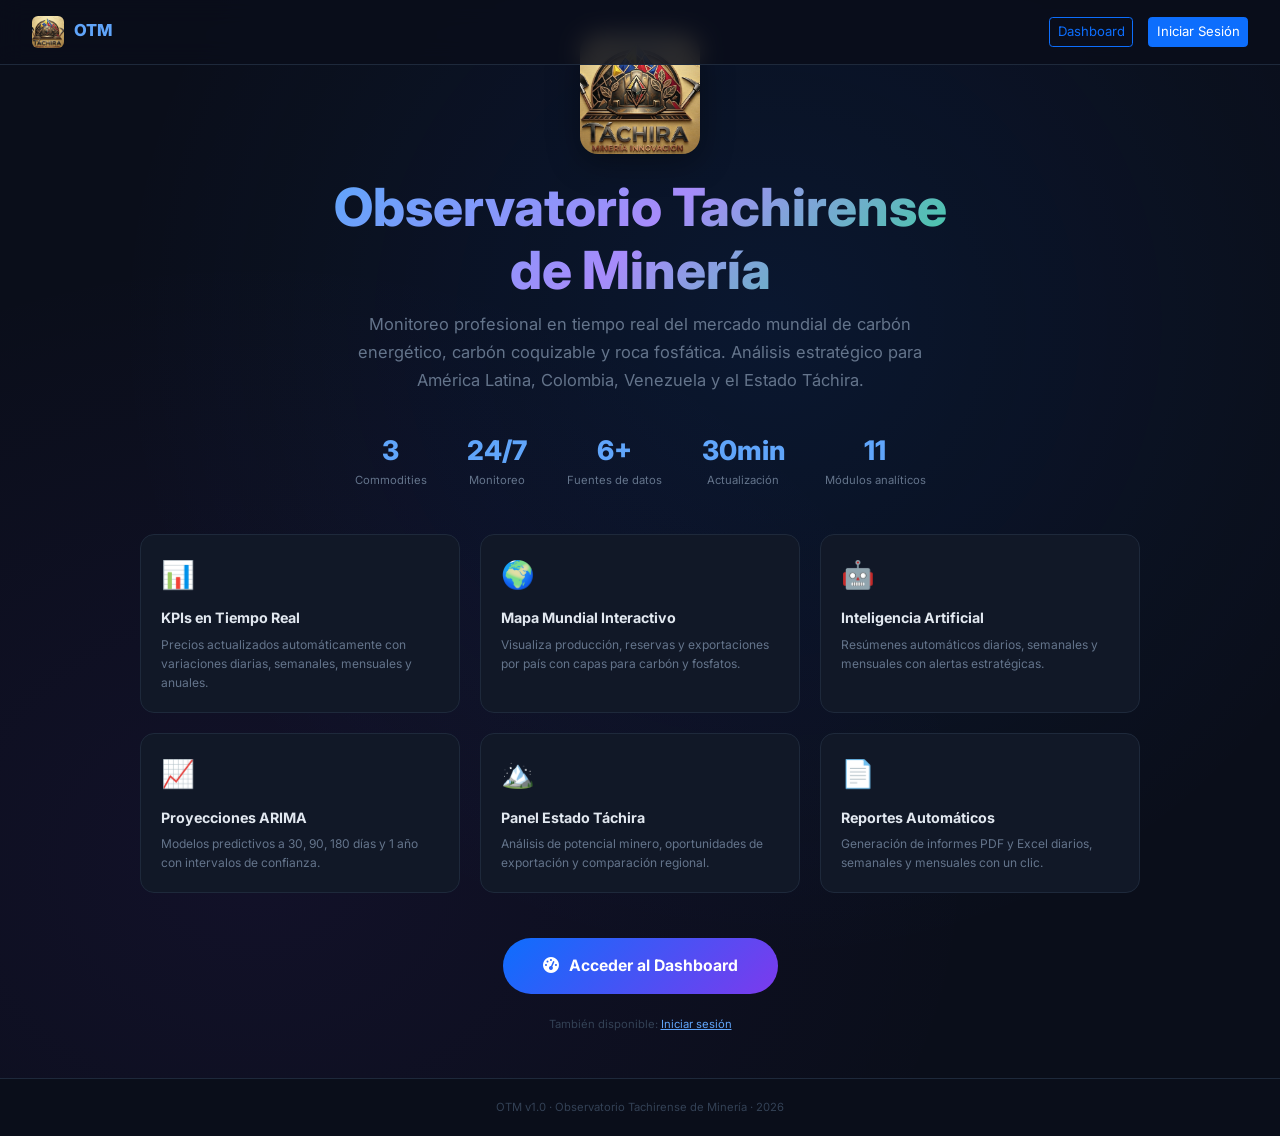
<file: index.html>
<!DOCTYPE html>
<html lang="es">
<head>
  <meta charset="UTF-8">
  <meta name="viewport" content="width=device-width, initial-scale=1.0">
  <title>OTM — Observatorio Tachirense de Minería</title>
  <link href="https://cdn.jsdelivr.net/npm/bootstrap@5.3.3/dist/css/bootstrap.min.css" rel="stylesheet">
  <link href="https://cdnjs.cloudflare.com/ajax/libs/font-awesome/6.5.0/css/all.min.css" rel="stylesheet">
  <link href="https://fonts.googleapis.com/css2?family=Inter:wght@300;400;600;700;800&display=swap" rel="stylesheet">
  <link href="css/style.css" rel="stylesheet">
  <style>
    body { background: #0a0e1a; color: #e2e8f0; font-family: 'Inter', sans-serif; }
    .hero { min-height: 100vh; display: flex; flex-direction: column; align-items: center; justify-content: center; text-align: center; padding: 2rem; background: radial-gradient(ellipse at 60% 30%, #0d6efd18 0%, transparent 60%), radial-gradient(ellipse at 20% 80%, #7c3aed12 0%, transparent 50%); }
    .hero-icon { font-size: 5rem; margin-bottom: 1.5rem; animation: float 3s ease-in-out infinite; }
    @keyframes float { 0%,100%{transform:translateY(0)} 50%{transform:translateY(-12px)} }
    .hero-title { font-size: clamp(2rem, 5vw, 3.5rem); font-weight: 800; background: linear-gradient(135deg, #60a5fa, #a78bfa, #34d399); -webkit-background-clip: text; -webkit-text-fill-color: transparent; background-clip: text; margin-bottom: .5rem; }
    .hero-sub { font-size: 1.1rem; color: #64748b; max-width: 600px; margin: 0 auto 2.5rem; line-height: 1.7; }
    .features-grid { display: grid; grid-template-columns: repeat(auto-fit, minmax(240px, 1fr)); gap: 20px; max-width: 1000px; margin: 0 auto 3rem; text-align: left; }
    .feature-card { background: #111827; border: 1px solid #1e293b; border-radius: 14px; padding: 20px; transition: transform .2s, border-color .2s; }
    .feature-card:hover { transform: translateY(-4px); border-color: #0d6efd; }
    .feature-icon { font-size: 1.8rem; margin-bottom: 12px; }
    .feature-title { font-size: .95rem; font-weight: 700; margin-bottom: 6px; }
    .feature-desc { font-size: .8rem; color: #64748b; line-height: 1.6; }
    .cta-btn { display: inline-flex; align-items: center; gap: 10px; padding: 16px 40px; border-radius: 50px; background: linear-gradient(135deg, #0d6efd, #7c3aed); color: #fff; font-weight: 700; font-size: 1.05rem; text-decoration: none; transition: opacity .2s, transform .2s; }
    .cta-btn:hover { opacity: .9; transform: scale(1.03); color: #fff; }
    .stats-bar { display: flex; gap: 40px; justify-content: center; flex-wrap: wrap; margin-bottom: 3rem; }
    .stat-item { text-align: center; }
    .stat-val { font-size: 1.8rem; font-weight: 800; color: #60a5fa; }
    .stat-lbl { font-size: .75rem; color: #64748b; }
  </style>
</head>
<body class="dark-mode">

<nav style="position:fixed;top:0;left:0;right:0;z-index:100;padding:16px 32px;display:flex;align-items:center;justify-content:space-between;background:rgba(10,14,26,.85);backdrop-filter:blur(12px);border-bottom:1px solid #1e293b">
  <div style="font-weight:800;font-size:1.1rem;color:#60a5fa"><img src="assets/logo.png" alt="OTM" style="width:32px;height:32px;border-radius:6px;object-fit:cover;vertical-align:middle;margin-right:6px"> OTM</div>
  <div class="d-flex gap-3">
    <a href="dashboard.html" class="btn btn-sm btn-outline-primary">Dashboard</a>
    <a href="login.html"     class="btn btn-sm btn-primary">Iniciar Sesión</a>
  </div>
</nav>

<section class="hero">
  <div class="hero-icon"><img src="assets/logo.png" alt="OTM" style="width:120px;height:120px;border-radius:18px;object-fit:cover;box-shadow:0 8px 32px rgba(0,0,0,.35)"></div>
  <h1 class="hero-title">Observatorio Tachirense<br>de Minería</h1>
  <p class="hero-sub">Monitoreo profesional en tiempo real del mercado mundial de carbón energético, carbón coquizable y roca fosfática. Análisis estratégico para América Latina, Colombia, Venezuela y el Estado Táchira.</p>

  <div class="stats-bar">
    <div class="stat-item"><div class="stat-val">3</div><div class="stat-lbl">Commodities</div></div>
    <div class="stat-item"><div class="stat-val">24/7</div><div class="stat-lbl">Monitoreo</div></div>
    <div class="stat-item"><div class="stat-val">6+</div><div class="stat-lbl">Fuentes de datos</div></div>
    <div class="stat-item"><div class="stat-val">30min</div><div class="stat-lbl">Actualización</div></div>
    <div class="stat-item"><div class="stat-val">11</div><div class="stat-lbl">Módulos analíticos</div></div>
  </div>

  <div class="features-grid">
    <div class="feature-card">
      <div class="feature-icon">📊</div>
      <div class="feature-title">KPIs en Tiempo Real</div>
      <div class="feature-desc">Precios actualizados automáticamente con variaciones diarias, semanales, mensuales y anuales.</div>
    </div>
    <div class="feature-card">
      <div class="feature-icon">🌍</div>
      <div class="feature-title">Mapa Mundial Interactivo</div>
      <div class="feature-desc">Visualiza producción, reservas y exportaciones por país con capas para carbón y fosfatos.</div>
    </div>
    <div class="feature-card">
      <div class="feature-icon">🤖</div>
      <div class="feature-title">Inteligencia Artificial</div>
      <div class="feature-desc">Resúmenes automáticos diarios, semanales y mensuales con alertas estratégicas.</div>
    </div>
    <div class="feature-card">
      <div class="feature-icon">📈</div>
      <div class="feature-title">Proyecciones ARIMA</div>
      <div class="feature-desc">Modelos predictivos a 30, 90, 180 días y 1 año con intervalos de confianza.</div>
    </div>
    <div class="feature-card">
      <div class="feature-icon">🏔️</div>
      <div class="feature-title">Panel Estado Táchira</div>
      <div class="feature-desc">Análisis de potencial minero, oportunidades de exportación y comparación regional.</div>
    </div>
    <div class="feature-card">
      <div class="feature-icon">📄</div>
      <div class="feature-title">Reportes Automáticos</div>
      <div class="feature-desc">Generación de informes PDF y Excel diarios, semanales y mensuales con un clic.</div>
    </div>
  </div>

  <a href="dashboard.html" class="cta-btn">
    <i class="fas fa-tachometer-alt"></i>
    Acceder al Dashboard
  </a>
  <p style="font-size:.75rem;color:#334155;margin-top:1.5rem">También disponible: <a href="login.html" style="color:#60a5fa">Iniciar sesión</a></p>
</section>

<footer style="text-align:center;padding:20px;font-size:.75rem;color:#334155;border-top:1px solid #1e293b">
  OTM v1.0 · Observatorio Tachirense de Minería · <span id="year"></span>
</footer>
<script>document.getElementById('year').textContent = new Date().getFullYear();</script>
</body>
</html>
</file>
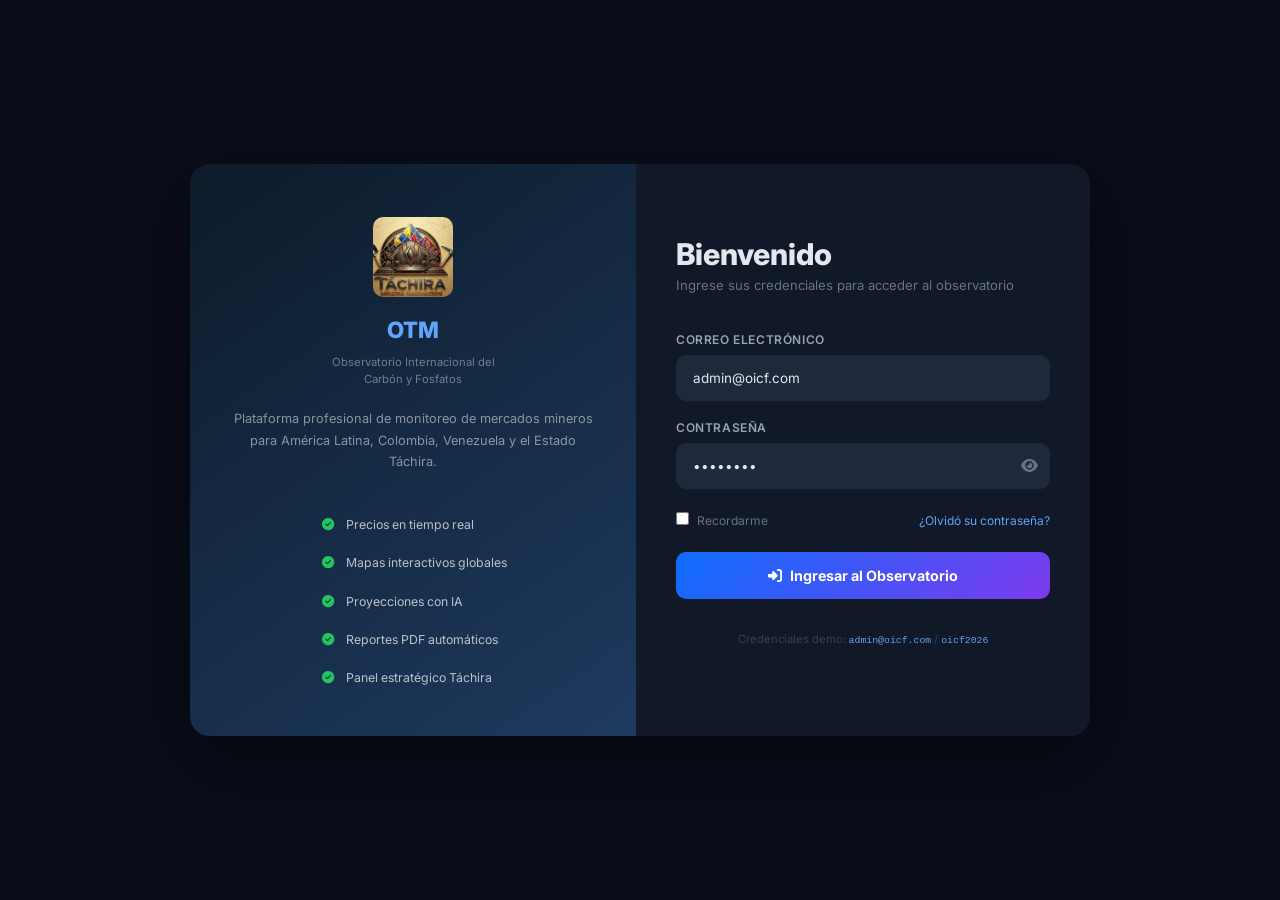
<file: login.html>
<!DOCTYPE html>
<html lang="es">
<head>
  <meta charset="UTF-8">
  <meta name="viewport" content="width=device-width, initial-scale=1.0">
  <title>OTM — Iniciar Sesión</title>
  <link href="https://cdn.jsdelivr.net/npm/bootstrap@5.3.3/dist/css/bootstrap.min.css" rel="stylesheet">
  <link href="https://cdnjs.cloudflare.com/ajax/libs/font-awesome/6.5.0/css/all.min.css" rel="stylesheet">
  <link href="https://fonts.googleapis.com/css2?family=Inter:wght@400;600;700;800&display=swap" rel="stylesheet">
  <link href="css/style.css" rel="stylesheet">
  <style>
    body { background: #0a0e1a; color: #e2e8f0; font-family: 'Inter', sans-serif; min-height: 100vh; display: flex; align-items: center; justify-content: center; }
    .login-wrap { display: flex; width: 100%; max-width: 900px; min-height: 560px; border-radius: 20px; overflow: hidden; box-shadow: 0 24px 80px rgba(0,0,0,.5); }
    .login-left { flex: 1; background: linear-gradient(145deg, #0d1b2a, #1e3a5f); display: flex; flex-direction: column; align-items: center; justify-content: center; padding: 48px 36px; text-align: center; }
    .login-right { flex: 1; background: #111827; padding: 48px 40px; display: flex; flex-direction: column; justify-content: center; }
    .login-logo { font-size: 3.5rem; margin-bottom: 16px; }
    .login-brand { font-size: 1.5rem; font-weight: 800; color: #60a5fa; margin-bottom: 8px; }
    .login-desc  { font-size: .85rem; color: rgba(255,255,255,.5); line-height: 1.7; }
    .login-feat  { display: flex; align-items: center; gap: 10px; margin-top: 20px; font-size: .82rem; color: rgba(255,255,255,.7); }
    .login-feat i { color: #22c55e; width: 16px; }
    .form-label-oicf { font-size: .8rem; font-weight: 600; color: #94a3b8; margin-bottom: 6px; text-transform: uppercase; letter-spacing: .05em; }
    .form-control-oicf { background: #1e293b; border: 1px solid #1e293b; color: #e2e8f0; border-radius: 10px; padding: 12px 16px; font-size: .9rem; transition: border-color .2s; }
    .form-control-oicf:focus { background: #1e293b; color: #e2e8f0; border-color: #0d6efd; box-shadow: 0 0 0 3px rgba(13,110,253,.15); outline: none; }
    .btn-login { background: linear-gradient(135deg, #0d6efd, #7c3aed); color: #fff; border: none; border-radius: 10px; padding: 13px; font-weight: 700; font-size: .95rem; width: 100%; cursor: pointer; transition: opacity .2s; }
    .btn-login:hover { opacity: .9; }
    @media(max-width:640px) { .login-left { display: none; } .login-right { border-radius: 20px; } }
  </style>
</head>
<body class="dark-mode">
<div class="login-wrap">
  <!-- Left panel -->
  <div class="login-left">
    <div class="login-logo"><img src="assets/logo.png" alt="OTM" style="width:80px;height:80px;border-radius:10px;object-fit:cover"></div>
    <div class="login-brand">OTM</div>
    <div style="font-size:.75rem;color:rgba(255,255,255,.4);margin-bottom:20px">Observatorio Internacional del<br>Carbón y Fosfatos</div>
    <div class="login-desc">Plataforma profesional de monitoreo de mercados mineros para América Latina, Colombia, Venezuela y el Estado Táchira.</div>
    <div class="mt-4">
      <div class="login-feat"><i class="fas fa-check-circle"></i>Precios en tiempo real</div>
      <div class="login-feat"><i class="fas fa-check-circle"></i>Mapas interactivos globales</div>
      <div class="login-feat"><i class="fas fa-check-circle"></i>Proyecciones con IA</div>
      <div class="login-feat"><i class="fas fa-check-circle"></i>Reportes PDF automáticos</div>
      <div class="login-feat"><i class="fas fa-check-circle"></i>Panel estratégico Táchira</div>
    </div>
  </div>
  <!-- Right panel -->
  <div class="login-right">
    <h2 style="font-weight:800;margin-bottom:4px">Bienvenido</h2>
    <p style="color:#64748b;font-size:.875rem;margin-bottom:32px">Ingrese sus credenciales para acceder al observatorio</p>

    <form id="login-form" onsubmit="doLogin(event)">
      <div class="mb-3">
        <label class="form-label-oicf">Correo Electrónico</label>
        <input type="email" id="email" class="form-control-oicf w-100" placeholder="usuario@oicf.com" required value="admin@oicf.com">
      </div>
      <div class="mb-4">
        <label class="form-label-oicf">Contraseña</label>
        <div style="position:relative">
          <input type="password" id="password" class="form-control-oicf w-100" placeholder="••••••••" required value="oicf2026">
          <button type="button" onclick="togglePass()" style="position:absolute;right:12px;top:50%;transform:translateY(-50%);background:none;border:none;color:#64748b;cursor:pointer">
            <i class="fas fa-eye" id="pass-icon"></i>
          </button>
        </div>
      </div>
      <div class="d-flex justify-content-between align-items-center mb-4">
        <label style="font-size:.8rem;color:#64748b;cursor:pointer">
          <input type="checkbox" class="me-2">Recordarme
        </label>
        <a href="#" style="font-size:.8rem;color:#60a5fa;text-decoration:none">¿Olvidó su contraseña?</a>
      </div>
      <button type="submit" class="btn-login" id="login-btn">
        <i class="fas fa-sign-in-alt me-2"></i>Ingresar al Observatorio
      </button>
      <div id="login-error" class="mt-3 text-danger fs-xs" style="display:none">
        <i class="fas fa-exclamation-circle me-1"></i>Credenciales incorrectas. Intente de nuevo.
      </div>
    </form>

    <p style="font-size:.75rem;color:#334155;text-align:center;margin-top:32px">
      Credenciales demo: <code style="color:#60a5fa">admin@oicf.com</code> / <code style="color:#60a5fa">oicf2026</code>
    </p>
  </div>
</div>

<script>
  function doLogin(e) {
    e.preventDefault();
    const btn = document.getElementById('login-btn');
    btn.innerHTML = '<i class="fas fa-spinner fa-spin me-2"></i>Verificando...';
    btn.disabled = true;

    setTimeout(() => {
      const email = document.getElementById('email').value;
      const pass  = document.getElementById('password').value;
      if ((email === 'admin@oicf.com' && pass === 'oicf2026') || (email && pass.length >= 4)) {
        sessionStorage.setItem('oicf-user', email);
        window.location.href = 'dashboard.html';
      } else {
        document.getElementById('login-error').style.display = 'block';
        btn.innerHTML = '<i class="fas fa-sign-in-alt me-2"></i>Ingresar al Observatorio';
        btn.disabled = false;
      }
    }, 900);
  }

  function togglePass() {
    const inp  = document.getElementById('password');
    const icon = document.getElementById('pass-icon');
    if (inp.type === 'password') { inp.type = 'text';     icon.className = 'fas fa-eye-slash'; }
    else                         { inp.type = 'password'; icon.className = 'fas fa-eye'; }
  }
</script>
</body>
</html>
</file>
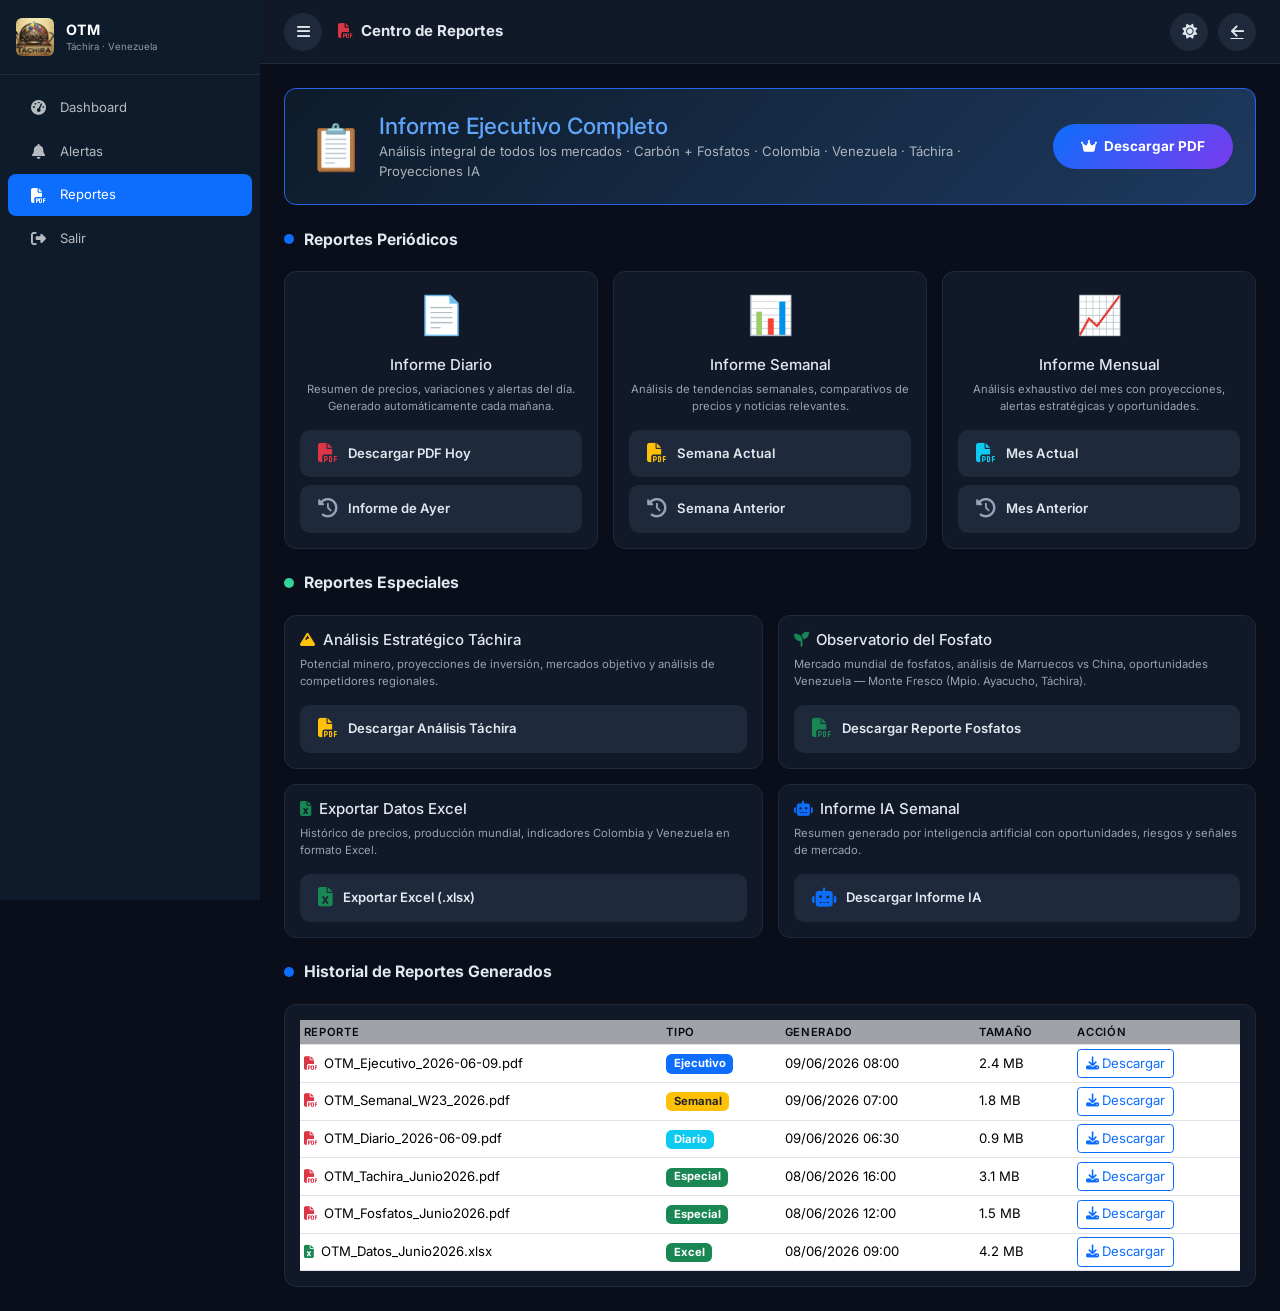
<file: reportes.html>
<!DOCTYPE html>
<html lang="es">
<head>
  <meta charset="UTF-8">
  <meta name="viewport" content="width=device-width, initial-scale=1.0">
  <title>OTM — Reportes</title>
  <link href="https://cdn.jsdelivr.net/npm/bootstrap@5.3.3/dist/css/bootstrap.min.css" rel="stylesheet">
  <link href="https://cdnjs.cloudflare.com/ajax/libs/font-awesome/6.5.0/css/all.min.css" rel="stylesheet">
  <link href="https://fonts.googleapis.com/css2?family=Inter:wght@400;600;700;800&display=swap" rel="stylesheet">
  <link href="css/style.css" rel="stylesheet">
  <link href="css/dashboard.css" rel="stylesheet">
</head>
<body class="dark-mode">

<aside id="sidebar" class="sidebar">
  <a class="sidebar-logo" href="dashboard.html">
    <img src="assets/logo.png" alt="OTM" style="width:38px;height:38px;flex-shrink:0;border-radius:6px;object-fit:cover">
    <div class="sidebar-logo-text">
      <span class="brand-name">OTM</span>
      <span class="brand-sub">Táchira · Venezuela</span>
    </div>
  </a>
  <nav class="sidebar-nav">
    <div class="nav-item-oicf"><a href="dashboard.html" class="nav-link-oicf"><i class="fas fa-tachometer-alt"></i><span class="nav-text">Dashboard</span></a></div>
    <div class="nav-item-oicf"><a href="alertas.html"   class="nav-link-oicf"><i class="fas fa-bell"></i><span class="nav-text">Alertas</span></a></div>
    <div class="nav-item-oicf"><a href="reportes.html"  class="nav-link-oicf active"><i class="fas fa-file-pdf"></i><span class="nav-text">Reportes</span></a></div>
    <div class="nav-item-oicf"><a href="login.html"     class="nav-link-oicf"><i class="fas fa-sign-out-alt"></i><span class="nav-text">Salir</span></a></div>
  </nav>
</aside>

<header id="topbar" class="topbar">
  <button class="btn-icon border-0" onclick="document.getElementById('sidebar').classList.toggle('collapsed');document.getElementById('topbar').classList.toggle('sidebar-collapsed');document.getElementById('main-content').classList.toggle('sidebar-collapsed')">
    <i class="fas fa-bars"></i>
  </button>
  <span class="topbar-title"><i class="fas fa-file-pdf me-2 text-danger"></i>Centro de Reportes</span>
  <div class="topbar-actions">
    <button class="btn-icon border-0" onclick="document.body.classList.toggle('dark-mode');document.body.classList.toggle('light-mode')"><i class="fas fa-sun"></i></button>
    <a href="dashboard.html" class="btn-icon border-0"><i class="fas fa-arrow-left"></i></a>
  </div>
</header>

<main id="main-content" class="main-content">
  <div class="content-inner">

    <!-- Informe Ejecutivo destacado -->
    <div class="card-oicf p-4 mb-4" style="background:linear-gradient(135deg,#0d1b2a,#1e3a5f);border:1px solid #2563eb">
      <div class="d-flex align-items-center gap-3 flex-wrap">
        <div style="font-size:3rem">📋</div>
        <div style="flex:1">
          <h4 class="fw-800 mb-1" style="color:#60a5fa">Informe Ejecutivo Completo</h4>
          <p class="mb-0" style="color:rgba(255,255,255,.65);font-size:.875rem">
            Análisis integral de todos los mercados · Carbón + Fosfatos · Colombia · Venezuela · Táchira · Proyecciones IA
          </p>
        </div>
        <button class="cta-btn" onclick="descargar('ejecutivo')" style="display:inline-flex;align-items:center;gap:8px;padding:12px 28px;border-radius:50px;background:linear-gradient(135deg,#0d6efd,#7c3aed);color:#fff;font-weight:700;border:none;cursor:pointer;font-size:.9rem">
          <i class="fas fa-crown"></i> Descargar PDF
        </button>
      </div>
    </div>

    <!-- Reportes periódicos -->
    <div class="section-header">
      <div class="section-title"><span class="dot"></span>Reportes Periódicos</div>
    </div>
    <div class="row g-3 mb-4">
      <div class="col-md-4">
        <div class="card-oicf p-3 text-center">
          <div style="font-size:2.5rem;margin-bottom:12px">📄</div>
          <h6 class="fw-700">Informe Diario</h6>
          <p class="fs-xs text-muted mb-3">Resumen de precios, variaciones y alertas del día. Generado automáticamente cada mañana.</p>
          <div class="d-flex flex-column gap-2">
            <button class="report-btn" onclick="descargar('diario')"><i class="fas fa-file-pdf text-danger"></i>Descargar PDF Hoy</button>
            <button class="report-btn" onclick="descargar('diario-ayer')"><i class="fas fa-history text-muted"></i>Informe de Ayer</button>
          </div>
        </div>
      </div>
      <div class="col-md-4">
        <div class="card-oicf p-3 text-center">
          <div style="font-size:2.5rem;margin-bottom:12px">📊</div>
          <h6 class="fw-700">Informe Semanal</h6>
          <p class="fs-xs text-muted mb-3">Análisis de tendencias semanales, comparativos de precios y noticias relevantes.</p>
          <div class="d-flex flex-column gap-2">
            <button class="report-btn" onclick="descargar('semanal')"><i class="fas fa-file-pdf text-warning"></i>Semana Actual</button>
            <button class="report-btn" onclick="descargar('semanal-ant')"><i class="fas fa-history text-muted"></i>Semana Anterior</button>
          </div>
        </div>
      </div>
      <div class="col-md-4">
        <div class="card-oicf p-3 text-center">
          <div style="font-size:2.5rem;margin-bottom:12px">📈</div>
          <h6 class="fw-700">Informe Mensual</h6>
          <p class="fs-xs text-muted mb-3">Análisis exhaustivo del mes con proyecciones, alertas estratégicas y oportunidades.</p>
          <div class="d-flex flex-column gap-2">
            <button class="report-btn" onclick="descargar('mensual')"><i class="fas fa-file-pdf text-info"></i>Mes Actual</button>
            <button class="report-btn" onclick="descargar('mensual-ant')"><i class="fas fa-history text-muted"></i>Mes Anterior</button>
          </div>
        </div>
      </div>
    </div>

    <!-- Reportes especiales -->
    <div class="section-header">
      <div class="section-title"><span class="dot" style="background:#34d399"></span>Reportes Especiales</div>
    </div>
    <div class="row g-3 mb-4">
      <div class="col-md-6">
        <div class="card-oicf p-3">
          <h6><i class="fas fa-mountain me-2 text-warning"></i>Análisis Estratégico Táchira</h6>
          <p class="fs-xs text-muted mb-3">Potencial minero, proyecciones de inversión, mercados objetivo y análisis de competidores regionales.</p>
          <button class="report-btn" onclick="descargar('tachira')"><i class="fas fa-file-pdf text-warning"></i>Descargar Análisis Táchira</button>
        </div>
      </div>
      <div class="col-md-6">
        <div class="card-oicf p-3">
          <h6><i class="fas fa-seedling me-2 text-success"></i>Observatorio del Fosfato</h6>
          <p class="fs-xs text-muted mb-3">Mercado mundial de fosfatos, análisis de Marruecos vs China, oportunidades Venezuela — Monte Fresco (Mpio. Ayacucho, Táchira).</p>
          <button class="report-btn" onclick="descargar('fosfatos')"><i class="fas fa-file-pdf text-success"></i>Descargar Reporte Fosfatos</button>
        </div>
      </div>
      <div class="col-md-6">
        <div class="card-oicf p-3">
          <h6><i class="fas fa-file-excel me-2 text-success"></i>Exportar Datos Excel</h6>
          <p class="fs-xs text-muted mb-3">Histórico de precios, producción mundial, indicadores Colombia y Venezuela en formato Excel.</p>
          <button class="report-btn" onclick="exportarExcel()"><i class="fas fa-file-excel text-success"></i>Exportar Excel (.xlsx)</button>
        </div>
      </div>
      <div class="col-md-6">
        <div class="card-oicf p-3">
          <h6><i class="fas fa-robot me-2 text-primary"></i>Informe IA Semanal</h6>
          <p class="fs-xs text-muted mb-3">Resumen generado por inteligencia artificial con oportunidades, riesgos y señales de mercado.</p>
          <button class="report-btn" onclick="descargar('ia-semanal')"><i class="fas fa-robot text-primary"></i>Descargar Informe IA</button>
        </div>
      </div>
    </div>

    <!-- Historial de reportes generados -->
    <div class="section-header">
      <div class="section-title"><span class="dot"></span>Historial de Reportes Generados</div>
    </div>
    <div class="card-oicf p-3">
      <div class="table-responsive">
        <table class="table table-sm table-oicf mb-0">
          <thead>
            <tr><th>Reporte</th><th>Tipo</th><th>Generado</th><th>Tamaño</th><th>Acción</th></tr>
          </thead>
          <tbody id="historial-table"></tbody>
        </table>
      </div>
    </div>

  </div>
</main>

<div id="toast-container" class="oicf-toast"></div>

<script src="https://cdn.jsdelivr.net/npm/bootstrap@5.3.3/dist/js/bootstrap.bundle.min.js"></script>
<script>
const HISTORIAL = [
  { nombre:'OTM_Ejecutivo_2026-06-09.pdf', tipo:'Ejecutivo', fecha:'09/06/2026 08:00', size:'2.4 MB' },
  { nombre:'OTM_Semanal_W23_2026.pdf',     tipo:'Semanal',   fecha:'09/06/2026 07:00', size:'1.8 MB' },
  { nombre:'OTM_Diario_2026-06-09.pdf',    tipo:'Diario',    fecha:'09/06/2026 06:30', size:'0.9 MB' },
  { nombre:'OTM_Tachira_Junio2026.pdf',    tipo:'Especial',  fecha:'08/06/2026 16:00', size:'3.1 MB' },
  { nombre:'OTM_Fosfatos_Junio2026.pdf',   tipo:'Especial',  fecha:'08/06/2026 12:00', size:'1.5 MB' },
  { nombre:'OTM_Datos_Junio2026.xlsx',     tipo:'Excel',     fecha:'08/06/2026 09:00', size:'4.2 MB' },
];

const BADGE = { Ejecutivo:'bg-primary', Semanal:'bg-warning text-dark', Diario:'bg-info', Especial:'bg-success', Excel:'bg-success' };

document.getElementById('historial-table').innerHTML = HISTORIAL.map(h => `
  <tr>
    <td class="fs-xs"><i class="fas fa-file-${h.nombre.endsWith('.xlsx')?'excel text-success':'pdf text-danger'} me-2"></i>${h.nombre}</td>
    <td><span class="badge ${BADGE[h.tipo]||'bg-secondary'} fs-xs">${h.tipo}</span></td>
    <td class="fs-xs">${h.fecha}</td>
    <td class="fs-xs">${h.size}</td>
    <td><button class="btn btn-sm btn-outline-primary" onclick="descargar('${h.tipo.toLowerCase()}')"><i class="fas fa-download me-1"></i>Descargar</button></td>
  </tr>
`).join('');

function descargar(tipo) {
  showToast(`Generando informe ${tipo}… Requiere servidor Flask activo.`, 'info');
  fetch(`/api/report/${tipo}`)
    .then(r => { if (!r.ok) throw new Error(); return r.blob(); })
    .then(blob => {
      const a = document.createElement('a');
      a.href = URL.createObjectURL(blob);
      a.download = `OTM_${tipo}_${new Date().toISOString().slice(0,10)}.pdf`;
      a.click();
      showToast('Informe descargado correctamente.', 'success');
    })
    .catch(() => showToast('Inicie el servidor: python backend/app.py', 'warning'));
}

function exportarExcel() {
  showToast('Exportando datos a Excel… Requiere servidor Flask activo.', 'info');
}

function showToast(msg, type) {
  const c = document.getElementById('toast-container');
  const icons = { success:'✅', warning:'⚠️', error:'❌', info:'ℹ️' };
  const el = document.createElement('div');
  el.className = 'toast-item';
  el.innerHTML = `<span>${icons[type]||'ℹ️'}</span><span>${msg}</span>`;
  c.appendChild(el);
  setTimeout(() => el.remove(), 4000);
}
</script>
</body>
</html>
</file>
<file: css/style.css>
/* ============================================================
   OICF - Observatorio Internacional del Carbón y Fosfatos
   style.css - Estilos Globales
   ============================================================ */

:root {
  --primary:        #0d6efd;
  --primary-dark:   #0b5ed7;
  --accent:         #f59e0b;
  --success:        #22c55e;
  --danger:         #ef4444;
  --warning:        #f59e0b;
  --info:           #06b6d4;

  /* Dark Mode */
  --bg-dark:        #0a0e1a;
  --bg-card-dark:   #111827;
  --bg-sidebar-dark:#0d1b2a;
  --border-dark:    #1e293b;
  --text-dark:      #e2e8f0;
  --text-muted-dark:#94a3b8;

  /* Light Mode */
  --bg-light:       #f1f5f9;
  --bg-card-light:  #ffffff;
  --bg-sidebar-light:#1e3a5f;
  --border-light:   #e2e8f0;
  --text-light:     #1e293b;
  --text-muted-light:#64748b;

  --sidebar-w:      260px;
  --header-h:       64px;
  --transition:     .25s ease;
  --radius:         12px;
  --shadow:         0 4px 24px rgba(0,0,0,.18);
}

/* ---- Reset & Base ---- */
*, *::before, *::after { box-sizing: border-box; margin: 0; padding: 0; }

html { scroll-behavior: smooth; font-size: 15px; }

body {
  font-family: 'Inter', 'Segoe UI', system-ui, sans-serif;
  transition: background-color var(--transition), color var(--transition);
  overflow-x: hidden;
}

/* ---- Dark Mode (default) ---- */
body.dark-mode {
  background-color: var(--bg-dark);
  color: var(--text-dark);
}
body.dark-mode .card-oicf {
  background: var(--bg-card-dark);
  border: 1px solid var(--border-dark);
}
body.dark-mode .sidebar { background: var(--bg-sidebar-dark); }
body.dark-mode .topbar  { background: var(--bg-card-dark); border-bottom: 1px solid var(--border-dark); }
body.dark-mode .text-muted { color: var(--text-muted-dark) !important; }
body.dark-mode .table    { color: var(--text-dark); }
body.dark-mode .table-dark { background: var(--bg-card-dark); }
body.dark-mode .modal-content { background: var(--bg-card-dark); color: var(--text-dark); border: 1px solid var(--border-dark); }
body.dark-mode input, body.dark-mode select, body.dark-mode textarea {
  background: #1e293b; color: var(--text-dark); border-color: var(--border-dark);
}

/* ---- Light Mode ---- */
body.light-mode {
  background-color: var(--bg-light);
  color: var(--text-light);
}
body.light-mode .card-oicf {
  background: var(--bg-card-light);
  border: 1px solid var(--border-light);
  box-shadow: 0 2px 8px rgba(0,0,0,.06);
}
body.light-mode .sidebar { background: var(--bg-sidebar-light); }
body.light-mode .topbar  { background: var(--bg-card-light); border-bottom: 1px solid var(--border-light); }
body.light-mode .text-muted { color: var(--text-muted-light) !important; }

/* ---- Sidebar ---- */
.sidebar {
  position: fixed;
  top: 0; left: 0;
  width: var(--sidebar-w);
  height: 100vh;
  z-index: 1040;
  display: flex;
  flex-direction: column;
  transition: width var(--transition), transform var(--transition);
  overflow: hidden;
}
.sidebar.collapsed { width: 68px; }

.sidebar-logo {
  display: flex;
  align-items: center;
  gap: 12px;
  padding: 18px 16px;
  border-bottom: 1px solid rgba(255,255,255,.08);
  min-height: var(--header-h);
  color: #fff;
  text-decoration: none;
}
.sidebar-logo img { width: 38px; height: 38px; flex-shrink: 0; }
.sidebar-logo-text { display: flex; flex-direction: column; overflow: hidden; }
.sidebar-logo-text .brand-name  { font-weight: 700; font-size: .95rem; white-space: nowrap; color: #fff; }
.sidebar-logo-text .brand-sub   { font-size: .65rem; color: rgba(255,255,255,.55); white-space: nowrap; }
.sidebar.collapsed .sidebar-logo-text { display: none; }

.sidebar-nav { flex: 1; overflow-y: auto; overflow-x: hidden; padding: 10px 0; }
.sidebar-nav::-webkit-scrollbar { width: 4px; }
.sidebar-nav::-webkit-scrollbar-thumb { background: rgba(255,255,255,.15); border-radius: 4px; }

.nav-section-label {
  font-size: .65rem; letter-spacing: .08em; text-transform: uppercase;
  color: rgba(255,255,255,.35); padding: 12px 20px 4px;
  white-space: nowrap; overflow: hidden;
}
.sidebar.collapsed .nav-section-label { opacity: 0; }

.nav-item-oicf { display: block; }

.nav-link-oicf {
  display: flex; align-items: center; gap: 12px;
  padding: 11px 20px; color: rgba(255,255,255,.7);
  text-decoration: none; border-radius: 8px; margin: 2px 8px;
  transition: background var(--transition), color var(--transition);
  white-space: nowrap; overflow: hidden;
  position: relative;
}
.nav-link-oicf:hover, .nav-link-oicf.active {
  background: rgba(255,255,255,.1); color: #fff;
}
.nav-link-oicf.active { background: var(--primary); color: #fff; }
.nav-link-oicf i { width: 20px; text-align: center; flex-shrink: 0; font-size: 1rem; }
.nav-link-oicf .nav-text { font-size: .875rem; }
.sidebar.collapsed .nav-link-oicf { justify-content: center; padding: 11px 0; margin: 2px 6px; }
.sidebar.collapsed .nav-text { display: none; }

.badge-nav {
  margin-left: auto; background: var(--danger);
  color: #fff; font-size: .65rem; border-radius: 10px;
  padding: 1px 6px; flex-shrink: 0;
}
.sidebar.collapsed .badge-nav { display: none; }

.sidebar-footer {
  padding: 12px 8px;
  border-top: 1px solid rgba(255,255,255,.08);
}

/* ---- Topbar ---- */
.topbar {
  position: fixed; top: 0;
  left: var(--sidebar-w);
  right: 0; height: var(--header-h);
  z-index: 1030;
  display: flex; align-items: center;
  padding: 0 24px; gap: 16px;
  transition: left var(--transition);
}
.topbar.sidebar-collapsed { left: 68px; }

.topbar-title {
  font-weight: 700; font-size: 1rem;
  white-space: nowrap; overflow: hidden; text-overflow: ellipsis;
}

.topbar-actions { display: flex; align-items: center; gap: 10px; margin-left: auto; }

.btn-icon {
  width: 38px; height: 38px;
  display: flex; align-items: center; justify-content: center;
  border-radius: 50%; border: none; cursor: pointer;
  transition: background var(--transition);
}
body.dark-mode  .btn-icon { background: #1e293b; color: #e2e8f0; }
body.light-mode .btn-icon { background: #f1f5f9; color: #1e293b; }
.btn-icon:hover { background: var(--primary) !important; color: #fff !important; }

/* ---- Main Content ---- */
.main-content {
  margin-left: var(--sidebar-w);
  padding-top: var(--header-h);
  min-height: 100vh;
  transition: margin-left var(--transition);
}
.main-content.sidebar-collapsed { margin-left: 68px; }

.content-inner { padding: 24px; }

/* ---- KPI Cards ---- */
.card-oicf {
  border-radius: var(--radius);
  transition: transform .2s, box-shadow .2s;
}
.card-oicf:hover { transform: translateY(-2px); box-shadow: var(--shadow); }

.kpi-card {
  padding: 20px;
  position: relative;
  overflow: hidden;
}
.kpi-icon {
  width: 52px; height: 52px;
  border-radius: 12px;
  display: flex; align-items: center; justify-content: center;
  font-size: 1.4rem; flex-shrink: 0;
}
.kpi-price {
  font-size: 1.8rem; font-weight: 700; line-height: 1;
  letter-spacing: -.03em;
}
.kpi-label { font-size: .75rem; color: inherit; opacity: .6; }
.kpi-unit  { font-size: .7rem; opacity: .5; }
.kpi-badge {
  display: inline-flex; align-items: center; gap: 4px;
  font-size: .75rem; font-weight: 600; padding: 2px 8px;
  border-radius: 20px;
}
.kpi-badge.up   { background: rgba(34,197,94,.15); color: #22c55e; }
.kpi-badge.down { background: rgba(239,68,68,.15); color: #ef4444; }
.kpi-badge.flat { background: rgba(148,163,184,.15); color: #94a3b8; }

.kpi-sparkline { height: 50px; margin-top: 8px; }

/* ---- Section Headers ---- */
.section-header {
  display: flex; align-items: center; justify-content: space-between;
  margin-bottom: 20px; gap: 12px; flex-wrap: wrap;
}
.section-title {
  font-size: 1.05rem; font-weight: 700;
  display: flex; align-items: center; gap: 10px;
}
.section-title .dot {
  width: 10px; height: 10px; border-radius: 50%;
  background: var(--primary); display: inline-block;
}

/* ---- Charts ---- */
.chart-container { position: relative; width: 100%; }
.chart-toolbar {
  display: flex; align-items: center; gap: 8px;
  flex-wrap: wrap; padding: 12px 16px;
  border-bottom: 1px solid rgba(255,255,255,.06);
}
body.light-mode .chart-toolbar { border-bottom-color: var(--border-light); }

.btn-period {
  font-size: .75rem; padding: 4px 10px; border-radius: 20px;
  border: 1px solid rgba(255,255,255,.15); cursor: pointer;
  background: transparent; color: inherit;
  transition: all .15s;
}
.btn-period.active, .btn-period:hover {
  background: var(--primary); border-color: var(--primary); color: #fff;
}
body.light-mode .btn-period { border-color: var(--border-light); color: var(--text-light); }

/* ---- News Panel ---- */
.news-card {
  border-radius: 10px; padding: 14px 16px;
  margin-bottom: 12px; transition: transform .15s, box-shadow .15s;
}
body.dark-mode  .news-card { background: #1e293b; }
body.light-mode .news-card { background: #f8fafc; border: 1px solid var(--border-light); }
.news-card:hover { transform: translateX(4px); box-shadow: 0 4px 16px rgba(0,0,0,.18); }
.news-title { font-size: .9rem; font-weight: 600; line-height: 1.35; margin-bottom: 6px; }
.news-title:hover { text-decoration: underline !important; opacity: .85; }
.news-meta  { font-size: .72rem; opacity: .55; }
.news-tag   { font-size: .65rem; padding: 2px 8px; border-radius: 20px; font-weight: 600; }

/* Botón "Ver fuente" */
.btn-ver-fuente {
  display: inline-flex; align-items: center;
  font-size: .68rem; font-weight: 600;
  padding: 2px 9px; border-radius: 5px;
  border: 1px solid rgba(99,102,241,.45);
  color: #818cf8; background: rgba(99,102,241,.08);
  text-decoration: none; cursor: pointer;
  transition: background .15s, color .15s;
  white-space: nowrap;
}
.btn-ver-fuente:hover {
  background: rgba(99,102,241,.22);
  color: #a5b4fc; text-decoration: none;
}
.btn-ver-fuente.disabled {
  opacity: .4; cursor: default;
  border-color: rgba(255,255,255,.15);
  color: rgba(255,255,255,.4); background: transparent;
}
body.light-mode .btn-ver-fuente        { color: #4f46e5; border-color: rgba(79,70,229,.35); background: rgba(79,70,229,.07); }
body.light-mode .btn-ver-fuente:hover  { background: rgba(79,70,229,.18); color: #3730a3; }
body.light-mode .btn-ver-fuente.disabled { color: #94a3b8; border-color: #e2e8f0; }

/* Panel fuentes — enlaces clicables */
.fuente-link {
  font-size: .73rem; color: inherit; text-decoration: none;
  transition: color .15s; display: inline-flex; align-items: center; gap: 4px;
}
.fuente-link:hover { color: #818cf8; text-decoration: none; }
.fuente-link:hover .fuente-ext-icon { opacity: 1; }
.fuente-ext-icon { opacity: 0; font-size: .55rem; transition: opacity .15s; }
body.light-mode .fuente-link:hover { color: #4f46e5; }

.sentimiento-positivo { color: #22c55e; }
.sentimiento-negativo { color: #ef4444; }
.sentimiento-neutral  { color: #f59e0b; }

/* ---- Alerts ---- */
.alert-item {
  display: flex; align-items: flex-start; gap: 12px;
  padding: 12px 16px; border-radius: 10px; margin-bottom: 10px;
}
.alert-item.critical { background: rgba(239,68,68,.12); border-left: 3px solid #ef4444; }
.alert-item.warning  { background: rgba(245,158,11,.12); border-left: 3px solid #f59e0b; }
.alert-item.info     { background: rgba(6,182,212,.12);  border-left: 3px solid #06b6d4; }
.alert-icon { font-size: 1.2rem; flex-shrink: 0; margin-top: 2px; }

/* ---- Map ---- */
#world-map { height: 420px; border-radius: 10px; z-index: 1; }

/* ---- Loader ---- */
.oicf-loader {
  position: fixed; inset: 0; z-index: 9999;
  background: var(--bg-dark);
  display: flex; flex-direction: column;
  align-items: center; justify-content: center; gap: 20px;
}
.loader-logo { font-size: 3rem; animation: pulse 1.5s infinite; }
@keyframes pulse { 0%,100% { opacity: 1; } 50% { opacity: .4; } }
.loader-bar {
  width: 200px; height: 4px; background: #1e293b; border-radius: 4px; overflow: hidden;
}
.loader-progress {
  height: 100%; background: var(--primary);
  animation: load 2s ease-in-out forwards;
}
@keyframes load { from { width: 0; } to { width: 100%; } }

/* ---- Responsive ---- */
@media (max-width: 768px) {
  .sidebar { transform: translateX(-100%); width: var(--sidebar-w) !important; }
  .sidebar.mobile-open { transform: translateX(0); }
  .topbar, .main-content { left: 0 !important; margin-left: 0 !important; }
  .kpi-price { font-size: 1.4rem; }
  #world-map { height: 280px; }
}

/* ---- Utilities ---- */
.fw-600 { font-weight: 600; }
.fs-xs   { font-size: .75rem; }
.fs-sm   { font-size: .875rem; }
.gap-2   { gap: .5rem; }
.gap-3   { gap: .75rem; }
.lh-1    { line-height: 1; }
.cursor-pointer { cursor: pointer; }

.gradient-coal    { background: linear-gradient(135deg, #374151, #6b7280); }
.gradient-coking  { background: linear-gradient(135deg, #1e3a5f, #2563eb); }
.gradient-phosph  { background: linear-gradient(135deg, #7c3aed, #a78bfa); }

/* Scrollbar */
::-webkit-scrollbar       { width: 6px; height: 6px; }
::-webkit-scrollbar-track { background: transparent; }
::-webkit-scrollbar-thumb { background: rgba(148,163,184,.3); border-radius: 6px; }

/* Toast notifications */
.oicf-toast {
  position: fixed; bottom: 24px; right: 24px; z-index: 9998;
  min-width: 280px; max-width: 400px;
}
.toast-item {
  border-radius: 10px; padding: 12px 16px; margin-top: 8px;
  display: flex; align-items: flex-start; gap: 10px;
  animation: slideIn .3s ease; box-shadow: var(--shadow);
}
body.dark-mode  .toast-item { background: #1e293b; color: #e2e8f0; }
body.light-mode .toast-item { background: #fff; color: #1e293b; }
@keyframes slideIn { from { transform: translateX(120%); opacity: 0; } to { transform: none; opacity: 1; } }

/* Tabla de datos */
.table-oicf th { font-size: .75rem; text-transform: uppercase; letter-spacing: .06em; opacity: .6; font-weight: 600; }
.table-oicf td { font-size: .875rem; vertical-align: middle; }

/* IA module */
.ia-response {
  border-radius: 10px; padding: 16px 20px; margin-top: 12px;
  border-left: 3px solid var(--primary); font-size: .875rem; line-height: 1.7;
}
body.dark-mode  .ia-response { background: #1e293b; }
body.light-mode .ia-response { background: #f0f7ff; }

/* Typing animation */
.typing::after {
  content: '|'; animation: blink .7s infinite;
}
@keyframes blink { 0%,100%{opacity:1;} 50%{opacity:0;} }

/* Update pulse */
.live-indicator {
  width: 8px; height: 8px; border-radius: 50%;
  background: #22c55e; display: inline-block;
  animation: livePulse 1.5s infinite;
}
@keyframes livePulse {
  0%   { box-shadow: 0 0 0 0 rgba(34,197,94,.6); }
  70%  { box-shadow: 0 0 0 8px rgba(34,197,94,0); }
  100% { box-shadow: 0 0 0 0 rgba(34,197,94,0); }
}
</file>
<file: css/dashboard.css>
/* ============================================================
   OICF - dashboard.css
   ============================================================ */

/* ---- Grid Layout ---- */
.dashboard-grid {
  display: grid;
  grid-template-columns: repeat(12, 1fr);
  gap: 20px;
}

.col-span-12 { grid-column: span 12; }
.col-span-8  { grid-column: span 8; }
.col-span-6  { grid-column: span 6; }
.col-span-4  { grid-column: span 4; }
.col-span-3  { grid-column: span 3; }

@media (max-width: 1200px) {
  .col-span-8 { grid-column: span 12; }
  .col-span-4 { grid-column: span 12; }
  .col-span-6 { grid-column: span 12; }
  .col-span-3 { grid-column: span 6; }
}
@media (max-width: 768px) {
  .col-span-3 { grid-column: span 12; }
}

/* ---- KPI Grid ---- */
.kpi-grid {
  display: grid;
  grid-template-columns: repeat(auto-fit, minmax(260px, 1fr));
  gap: 16px;
}

/* ---- Commodity Tab Pills ---- */
.commodity-tabs {
  display: flex; gap: 8px; flex-wrap: wrap; margin-bottom: 20px;
}
.commodity-tab {
  display: flex; align-items: center; gap: 8px;
  padding: 8px 16px; border-radius: 30px;
  cursor: pointer; font-size: .82rem; font-weight: 600;
  border: 2px solid transparent;
  transition: all .2s;
}
.commodity-tab.coal-thermal { border-color: #6b7280; }
.commodity-tab.coal-coking  { border-color: #2563eb; }
.commodity-tab.phosphate    { border-color: #7c3aed; }
.commodity-tab.active.coal-thermal { background: #374151; color: #fff; }
.commodity-tab.active.coal-coking  { background: #1e3a5f; color: #fff; border-color: #2563eb; }
.commodity-tab.active.phosphate    { background: #5b21b6; color: #fff; }

body.dark-mode  .commodity-tab { color: #94a3b8; background: #1e293b; }
body.light-mode .commodity-tab { color: #475569; background: #f1f5f9; }

/* ---- World Map Overlay ---- */
.map-legend {
  position: absolute; bottom: 20px; left: 20px; z-index: 500;
  border-radius: 10px; padding: 8px 12px; font-size: .7rem;
  max-width: 200px;
}
body.dark-mode  .map-legend { background: rgba(17,24,39,.9); color: #e2e8f0; }
body.light-mode .map-legend { background: rgba(255,255,255,.9); color: #1e293b; box-shadow: 0 2px 12px rgba(0,0,0,.15); }

.map-legend-item {
  display: flex; align-items: center; gap: 6px; margin-bottom: 4px;
}
.map-dot { width: 9px; height: 9px; border-radius: 50%; flex-shrink: 0; }

/* ---- AI Module ---- */
.ai-panel {
  border-radius: var(--radius);
  overflow: hidden;
}
.ai-header {
  padding: 14px 20px;
  display: flex; align-items: center; gap: 12px;
  background: linear-gradient(135deg, #1e3a5f, #0d6efd);
  color: #fff;
}
.ai-body { padding: 20px; }
.ai-tabs {
  display: flex; gap: 4px;
  background: rgba(255,255,255,.05); padding: 4px; border-radius: 8px;
  margin-bottom: 16px;
}
body.light-mode .ai-tabs { background: #f1f5f9; }
.ai-tab {
  flex: 1; text-align: center; padding: 6px; border-radius: 6px;
  font-size: .75rem; cursor: pointer; transition: all .2s;
  border: none; background: transparent; color: inherit;
}
.ai-tab.active {
  background: var(--primary); color: #fff; font-weight: 600;
}

.ai-generate-btn {
  width: 100%; padding: 10px; border-radius: 8px;
  background: linear-gradient(135deg, var(--primary), #7c3aed);
  color: #fff; border: none; cursor: pointer; font-weight: 600;
  font-size: .875rem; transition: opacity .2s;
}
.ai-generate-btn:hover { opacity: .9; }
.ai-generate-btn:disabled { opacity: .5; cursor: not-allowed; }

/* ---- Projections ---- */
.projection-card {
  padding: 16px; border-radius: 10px; text-align: center;
}
body.dark-mode  .projection-card { background: #1e293b; }
body.light-mode .projection-card { background: #f8fafc; border: 1px solid var(--border-light); }

.proj-value   { font-size: 1.5rem; font-weight: 700; }
.proj-label   { font-size: .75rem; opacity: .6; }
.proj-change  { font-size: .85rem; font-weight: 600; margin-top: 4px; }
.proj-change.up   { color: #22c55e; }
.proj-change.down { color: #ef4444; }

/* ---- Venezuela / Táchira Section ---- */
.tachira-card {
  background: linear-gradient(135deg, #0d1b2a, #1e3a5f);
  color: #fff; border-radius: var(--radius); padding: 20px;
}
.tachira-card h5 { color: #60a5fa; }
.tachira-stat { font-size: 1.4rem; font-weight: 700; }
.tachira-label { font-size: .75rem; color: rgba(255,255,255,.6); }

/* ---- Colombia Map ---- */
#colombia-map { height: 320px; border-radius: 10px; }

/* ---- Gauge Charts ---- */
.gauge-wrap {
  display: flex; flex-direction: column; align-items: center; gap: 4px;
}
.gauge-label { font-size: .75rem; font-weight: 600; text-align: center; }
.gauge-val   { font-size: 1.3rem; font-weight: 700; }

/* ---- Ticker Bar ---- */
.ticker-bar {
  background: #0d6efd; overflow: hidden; height: 36px;
  display: flex; align-items: center;
}
.ticker-inner {
  display: flex; gap: 60px;
  animation: ticker 35s linear infinite;
  white-space: nowrap;
}
@keyframes ticker {
  from { transform: translateX(0); }
  to   { transform: translateX(-50%); }
}
.ticker-item {
  display: inline-flex; align-items: center; gap: 8px;
  font-size: .8rem; color: #fff; font-weight: 500;
}
.ticker-item .ti-name { opacity: .7; }
.ticker-item .ti-price { font-weight: 700; }
.ticker-item .ti-chg.up   { color: #bbf7d0; }
.ticker-item .ti-chg.down { color: #fca5a5; }

/* ---- Reports ---- */
.report-btn {
  display: flex; align-items: center; gap: 10px;
  padding: 14px 18px; border-radius: 10px; cursor: pointer;
  border: none; width: 100%; text-align: left;
  transition: all .2s; font-size: .875rem; font-weight: 600;
}
body.dark-mode  .report-btn { background: #1e293b; color: #e2e8f0; }
body.light-mode .report-btn { background: #f8fafc; color: #1e293b; border: 1px solid var(--border-light); }
.report-btn:hover { background: var(--primary) !important; color: #fff !important; }
.report-btn i { font-size: 1.3rem; }

/* ---- Stat Table ---- */
.stat-row {
  display: flex; align-items: center; justify-content: space-between;
  padding: 10px 0; border-bottom: 1px solid rgba(255,255,255,.06);
}
body.light-mode .stat-row { border-bottom-color: var(--border-light); }
.stat-row:last-child { border-bottom: none; }
.stat-bar-wrap { width: 120px; height: 6px; background: rgba(255,255,255,.1); border-radius: 6px; overflow: hidden; }
body.light-mode .stat-bar-wrap { background: #e2e8f0; }
.stat-bar { height: 100%; border-radius: 6px; background: var(--primary); }

/* ---- Footer ---- */
.dashboard-footer {
  padding: 20px 24px;
  font-size: .75rem; opacity: .45; text-align: center;
  border-top: 1px solid rgba(255,255,255,.06);
}
body.light-mode .dashboard-footer { border-top-color: var(--border-light); }
</file>
